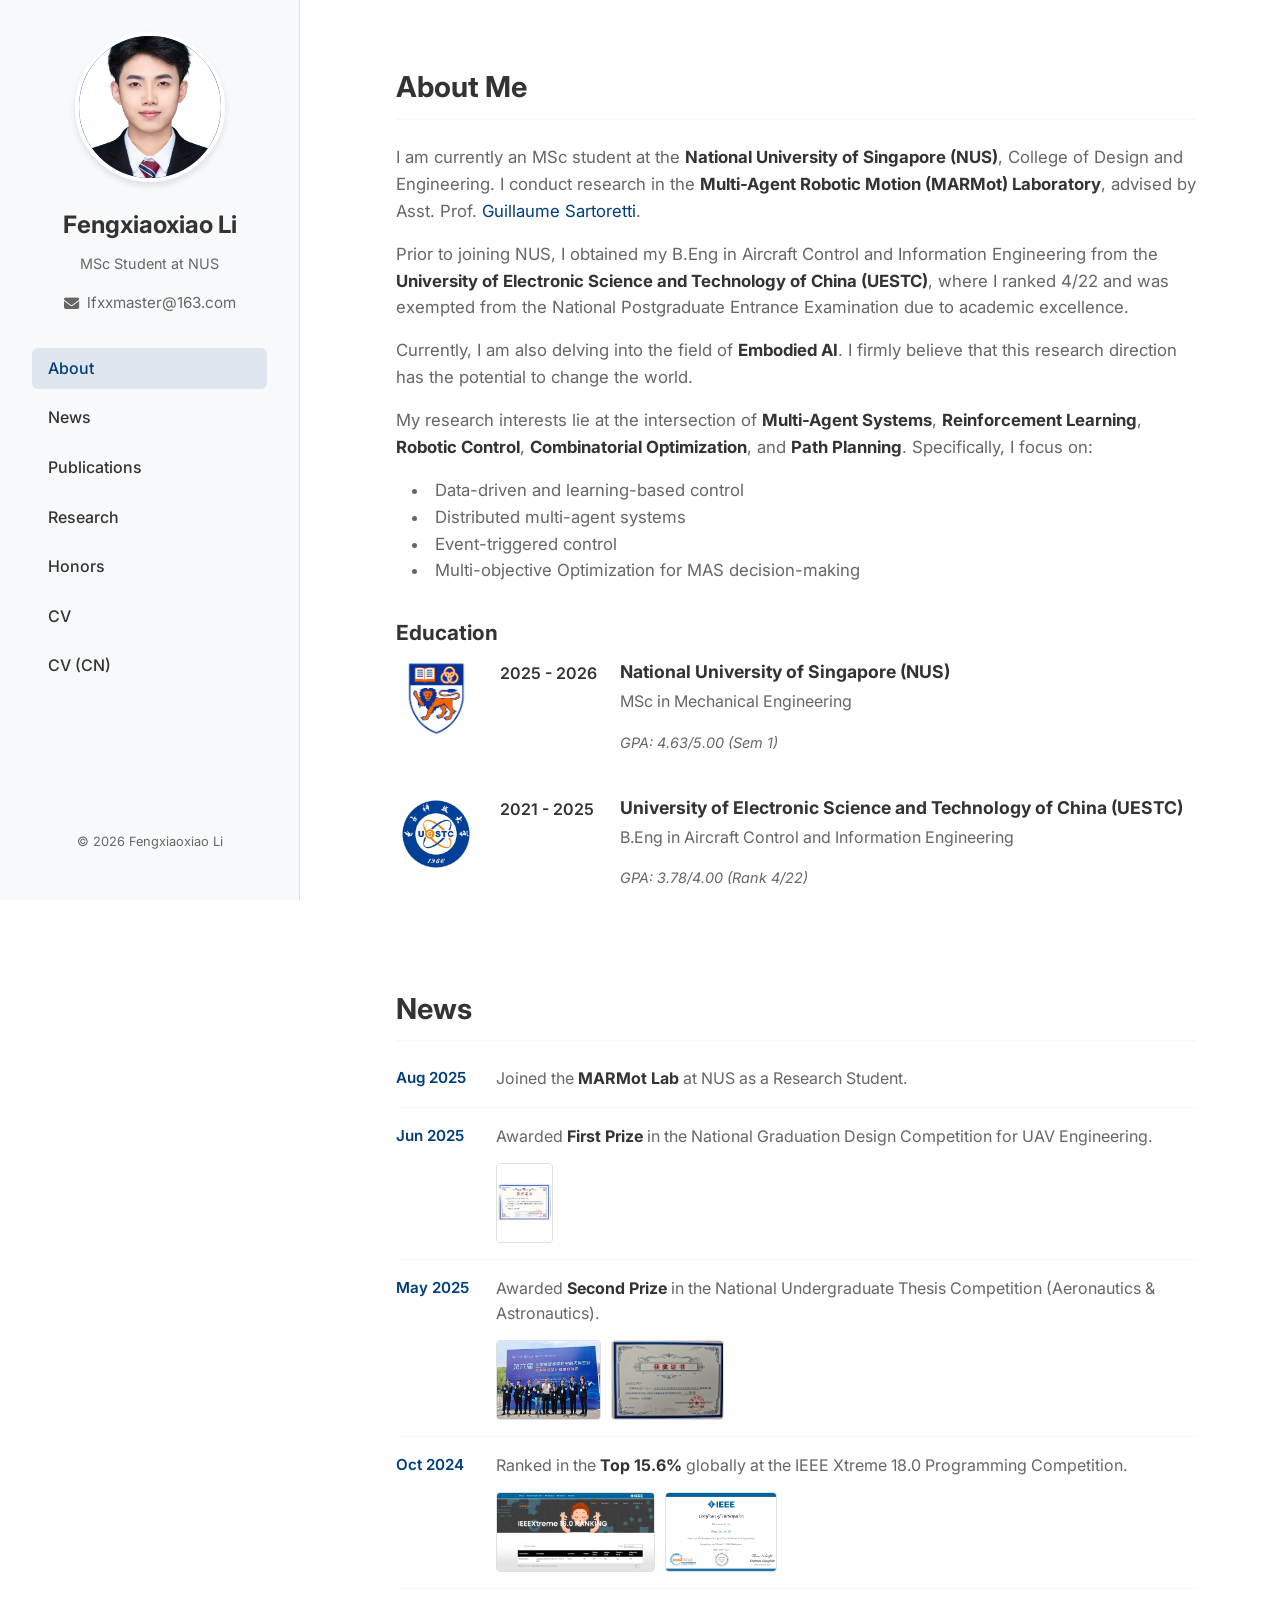
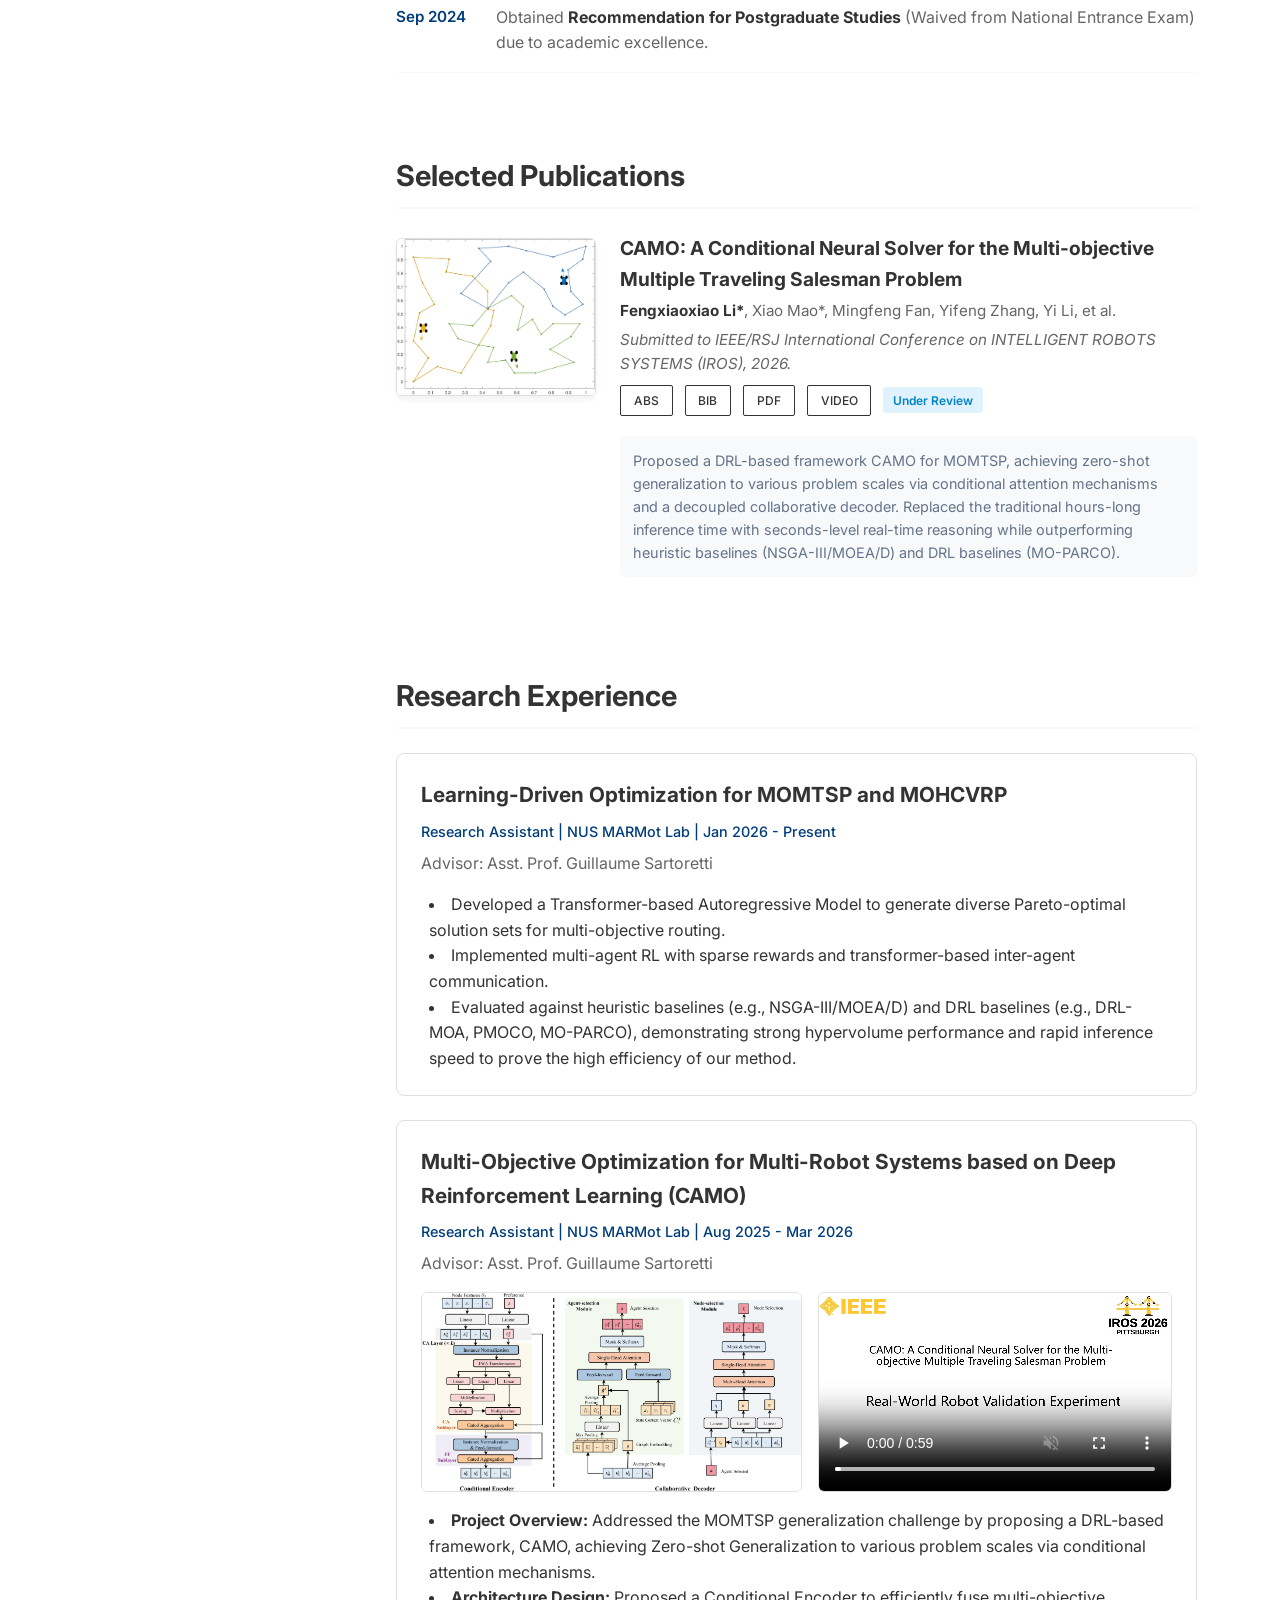
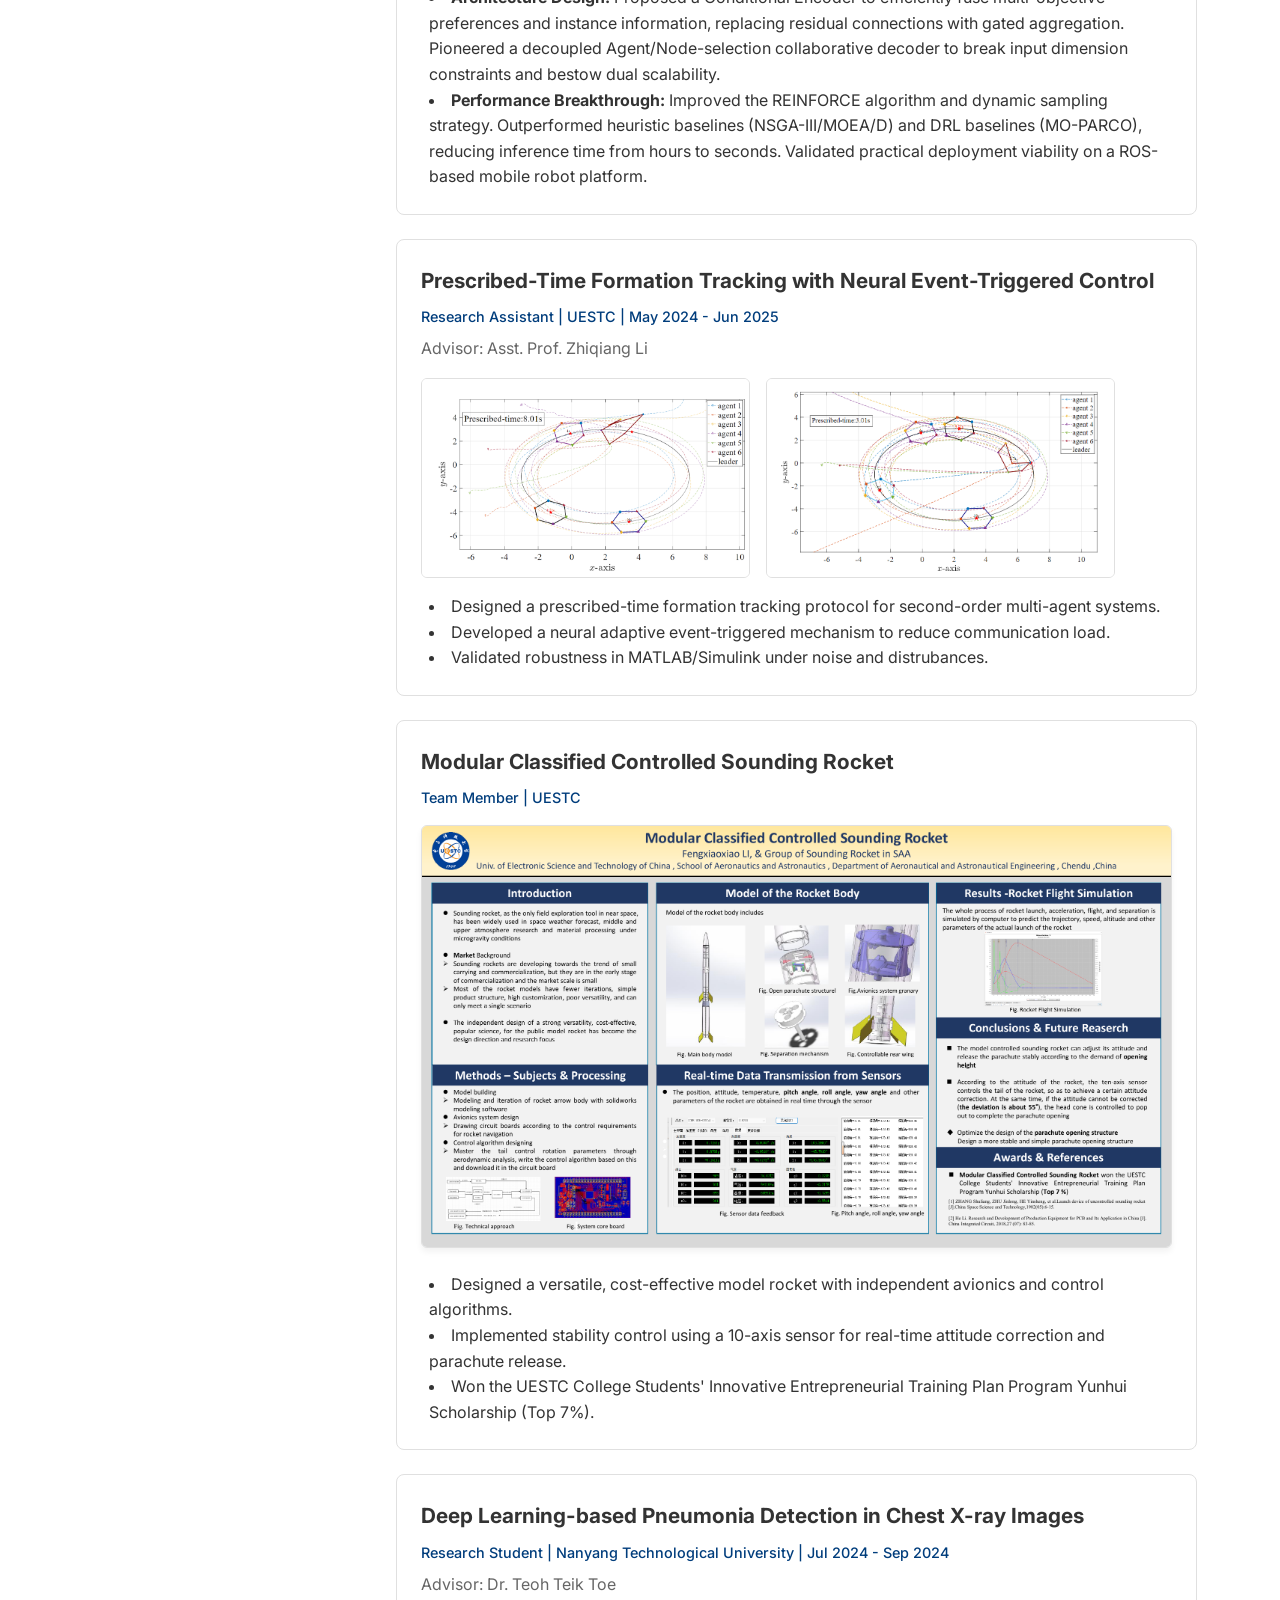
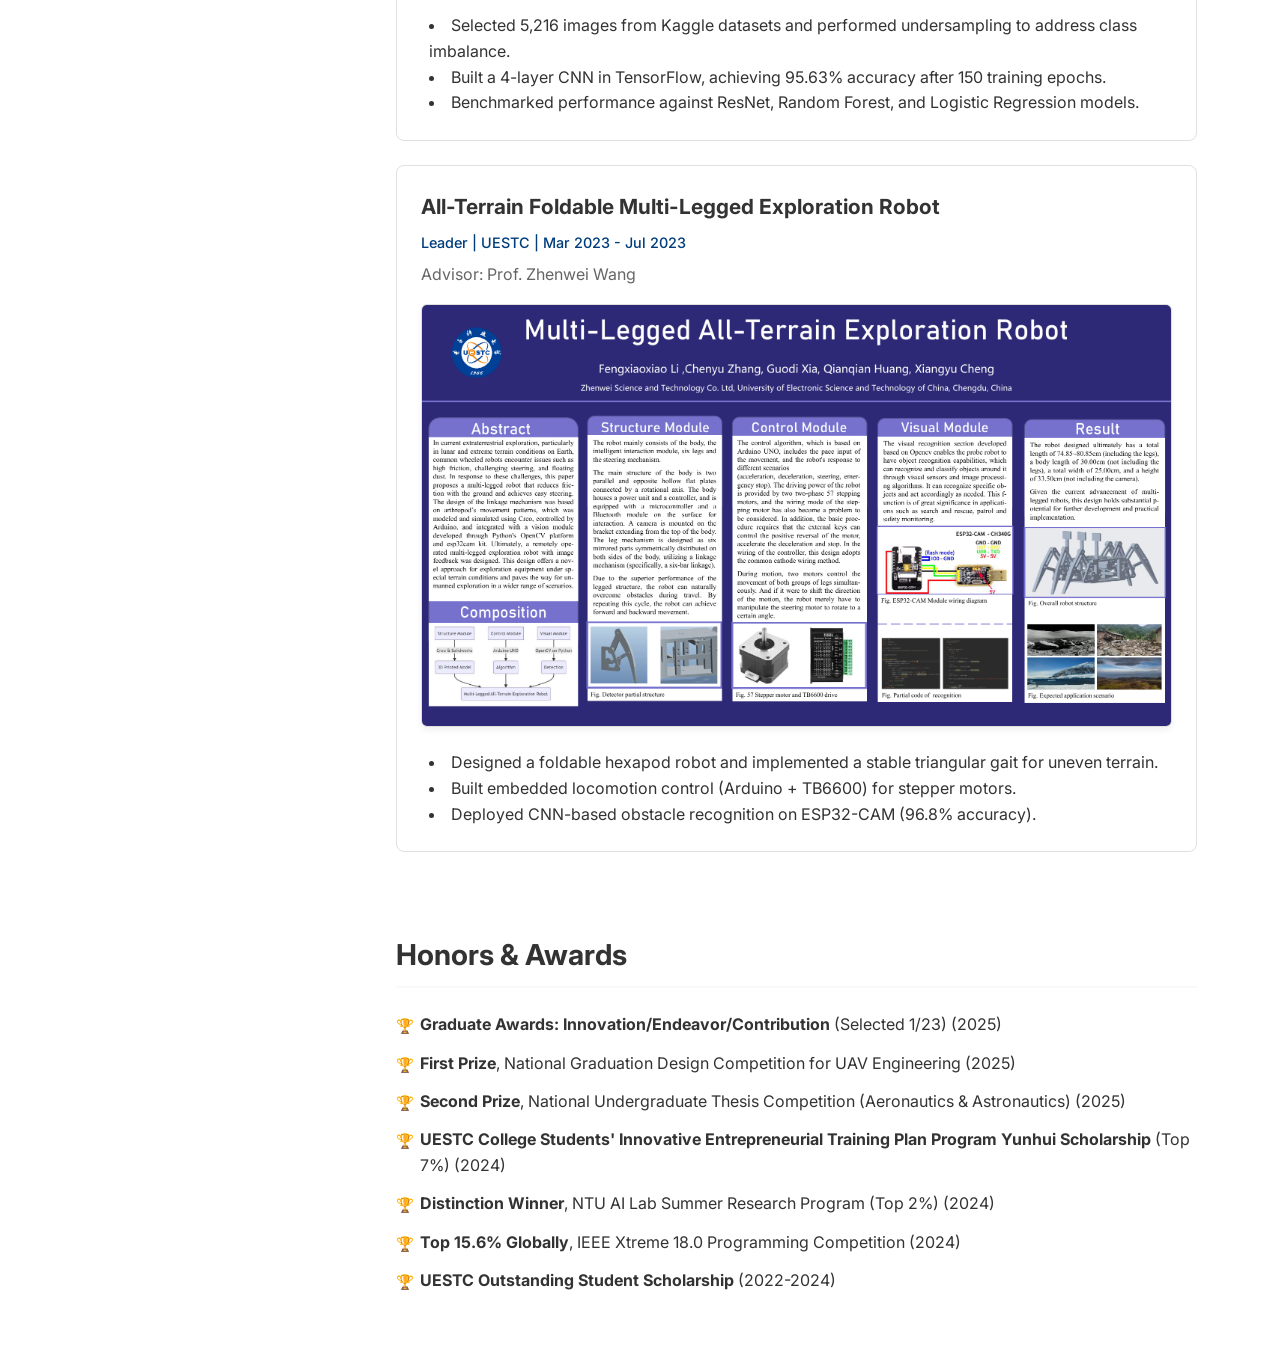
<file: index.html>
<!DOCTYPE html>
<html lang="en">

<head>
    <meta charset="UTF-8">
    <meta name="viewport" content="width=device-width, initial-scale=1.0">
    <title>Fengxiaoxiao Li</title>
    <meta name="description"
        content="Academic personal website of Fengxiaoxiao Li, MSc student at NUS, focusing on Multi-Agent Robotics and Learning-based Control.">

    <!-- Fonts -->
    <link rel="preconnect" href="https://fonts.googleapis.com">
    <link rel="preconnect" href="https://fonts.gstatic.com" crossorigin>
    <link
        href="https://fonts.googleapis.com/css2?family=Inter:wght@300;400;500;600;700&family=Playfair+Display:wght@400;700&display=swap"
        rel="stylesheet">

    <!-- Icons -->
    <link rel="stylesheet" href="https://cdnjs.cloudflare.com/ajax/libs/font-awesome/6.4.0/css/all.min.css">

    <link rel="stylesheet" href="css/style.css?v=2">
</head>

<body>
    <div class="layout-container">
        <!-- Sidebar Navigation -->
        <aside class="sidebar">
            <div class="profile-section">
                <div class="profile-image-container">
                    <!-- Placeholder for profile image, user can replace later -->
                    <img src="assets/profile.jpg?v=1" alt="Fengxiaoxiao Li" class="profile-image">
                </div>
                <h1 class="name">Fengxiaoxiao Li</h1>
                <p class="role">MSc Student at NUS</p>
                <div class="contact-info">
                    <a href="mailto:lfxxmaster@163.com" class="email-link">
                        <i class="fas fa-envelope"></i> lfxxmaster@163.com
                    </a>
                </div>
            </div>

            <nav class="main-nav">
                <ul>
                    <li><a href="#about" class="active">About</a></li>
                    <li><a href="#news">News</a></li>
                    <li><a href="#publications">Publications</a></li>
                    <li><a href="#research">Research</a></li>
                    <li><a href="#honors">Honors</a></li>
                    <li><a href="assets/Fengxiaoxiao_Li_CV.pdf" target="_blank">CV</a></li>
                    <li><a href="assets/Fengxiaoxiao_Li_CV_CN.pdf" target="_blank">CV (CN)</a></li>
                </ul>
            </nav>

            <footer class="sidebar-footer">
                <p>&copy; 2026 Fengxiaoxiao Li</p>
            </footer>
        </aside>

        <!-- Main Content -->
        <main class="main-content">
            <!-- Mobile Header -->
            <header class="mobile-header">
                <div class="mobile-logo">Fengxiaoxiao Li</div>
                <button class="menu-toggle" aria-label="Toggle navigation">
                    <i class="fas fa-bars"></i>
                </button>
            </header>

            <section id="about" class="content-section">
                <h2>About Me</h2>
                <div class="bio-text">
                    <p>
                        I am currently an MSc student at the <strong>National University of Singapore (NUS)</strong>,
                        College of Design and Engineering. I conduct research in the
                        <strong>Multi-Agent Robotic Motion (MARMot) Laboratory</strong>,
                        advised by Asst. Prof. <a href="https://cde.nus.edu.sg/me/staff/sartoretti-guillaume-a/"
                            target="_blank">Guillaume Sartoretti</a>.
                    </p>
                    <p>
                        Prior to joining NUS, I obtained my B.Eng in Aircraft Control and Information Engineering from
                        the
                        <strong>University of Electronic Science and Technology of China (UESTC)</strong>,
                        where I ranked 4/22 and was exempted from the National Postgraduate Entrance Examination due to
                        academic excellence.
                    </p>
                    <p>
                        Currently, I am also delving into the field of <strong>Embodied AI</strong>. I firmly believe that this research direction has the potential to change the world.
                    </p>
                    <p>
                        My research interests lie at the intersection of <strong>Multi-Agent Systems</strong>,
                        <strong>Reinforcement Learning</strong>, <strong>Robotic Control</strong>,
                        <strong>Combinatorial Optimization</strong>, and <strong>Path Planning</strong>.
                        Specifically, I focus on:
                    </p>
                    <ul class="interests-list">
                        <li>Data-driven and learning-based control</li>
                        <li>Distributed multi-agent systems</li>
                        <li>Event-triggered control</li>
                        <li>Multi-objective Optimization for MAS decision-making</li>
                    </ul>
                </div>

                <div class="education-timeline">
                    <h3>Education</h3>
                    <div class="edu-item">
                        <div class="edu-logo">
                            <img src="assets/logo_nus.jpg" alt="NUS Logo">
                        </div>
                        <div class="edu-date">2025 - 2026</div>
                        <div class="edu-details">
                            <h4>National University of Singapore (NUS)</h4>
                            <p>MSc in Mechanical Engineering</p>
                            <p class="gpa">GPA: 4.63/5.00 (Sem 1)</p>
                        </div>
                    </div>
                    <div class="edu-item">
                        <div class="edu-logo">
                            <img src="assets/logo_uestc.webp" alt="UESTC Logo">
                        </div>
                        <div class="edu-date">2021 - 2025</div>
                        <div class="edu-details">
                            <h4>University of Electronic Science and Technology of China (UESTC)</h4>
                            <p>B.Eng in Aircraft Control and Information Engineering</p>
                            <p class="gpa">GPA: 3.78/4.00 (Rank 4/22)</p>
                        </div>
                    </div>
                </div>
            </section>

            <section id="news" class="content-section">
                <h2>News</h2>
                <ul class="news-list">
                    <li>
                        <span class="date">Aug 2025</span>
                        <span class="content">Joined the <strong>MARMot Lab</strong> at NUS as a Research
                            Student.</span>
                    </li>
                    <li>
                        <span class="date">Jun 2025</span>
                        <div class="news-content-wrapper">
                            <span class="content">Awarded <strong>First Prize</strong> in the National Graduation Design
                                Competition for UAV Engineering.</span>
                            <div class="news-images">
                                <img src="assets/uav_award.png" alt="UAV Competition Award"
                                    onclick="window.open(this.src)">
                            </div>
                        </div>
                    </li>
                    <li>
                        <span class="date">May 2025</span>
                        <div class="news-content-wrapper">
                            <span class="content">Awarded <strong>Second Prize</strong> in the National Undergraduate
                                Thesis
                                Competition (Aeronautics & Astronautics).</span>
                            <div class="news-images">
                                <img src="assets/thesis_award_group.png" alt="Thesis Award Group Photo"
                                    onclick="window.open(this.src)">
                                <img src="assets/thesis_award_cert.jpg" alt="Thesis Award Certificate"
                                    onclick="window.open(this.src)">
                            </div>
                        </div>
                    </li>
                    <li>
                        <span class="date">Oct 2024</span>
                        <div class="news-content-wrapper">
                            <span class="content">Ranked in the <strong>Top 15.6%</strong> globally at the IEEE Xtreme
                                18.0
                                Programming Competition.</span>
                            <div class="news-images">
                                <img src="assets/ieee_ranking.png" alt="IEEE Ranking" onclick="window.open(this.src)">
                                <img src="assets/ieee_cert.png" alt="IEEE Certificate" onclick="window.open(this.src)">
                            </div>
                        </div>
                    </li>
                    <li>
                        <span class="date">Sep 2024</span>
                        <span class="content">Obtained <strong>Recommendation for Postgraduate Studies</strong> (Waived
                            from National Entrance Exam) due to academic excellence.</span>
                    </li>
                </ul>
            </section>

            <section id="publications" class="content-section">
                <h2>Selected Publications</h2>
                <div class="publication-item">
                    <div class="pub-image">
                        <img src="assets/images/simu2_cover.png" alt="CAMO Paper Cover">
                    </div>
                    <div class="pub-content">
                        <h3 class="pub-title">CAMO: A Conditional Neural Solver for the Multi-objective Multiple Traveling Salesman Problem</h3>
                        <p class="pub-authors"><strong>Fengxiaoxiao Li*</strong>, Xiao Mao*, Mingfeng Fan, Yifeng Zhang, Yi Li, et al.
                        </p>
                        <p class="pub-venue"> Submitted to IEEE/RSJ International Conference on INTELLIGENT ROBOTS SYSTEMS (IROS), 2026.</p>
                        <div class="pub-links">
                            <!-- Placeholders for links -->
                            <a href="https://arxiv.org/abs/2603.19074" class="pub-btn" target="_blank">ABS</a>
                            <a href="javascript:void(0)" class="pub-btn" onclick="toggleBib('bib-camo')">BIB</a>
                            <a href="https://arxiv.org/pdf/2603.19074" class="pub-btn" target="_blank">PDF</a>
                            <a href="assets/Robot_Validation_IROS_Video.mp4" class="pub-btn" target="_blank">VIDEO</a>
                            <span class="tag pending">Under Review</span>
                        </div>
                        <div id="bib-camo" class="bibtex-block" style="display: none;">
<pre><code><span class="bib-type">@misc</span>{<span class="bib-id">li2026camo</span>,
      <span class="bib-key">title</span> = <span class="bib-val">{CAMO: A Conditional Neural Solver for the Multi-objective Multiple Traveling Salesman Problem}</span>,
      <span class="bib-key">author</span> = <span class="bib-val">{Fengxiaoxiao Li and Xiao Mao and Mingfeng Fan and Yifeng Zhang and Yi Li}</span>,
      <span class="bib-key">year</span> = <span class="bib-val">{2026}</span>,
      <span class="bib-key">eprint</span> = <span class="bib-val">{2603.19074}</span>,
      <span class="bib-key">archivePrefix</span> = <span class="bib-val">{arXiv}</span>,
      <span class="bib-key">primaryClass</span> = <span class="bib-val">{cs.RO}</span>
}</code></pre>
                        </div>
                        <p class="pub-abstract">
                            Proposed a DRL-based framework CAMO for MOMTSP, achieving zero-shot generalization to various problem scales via conditional attention mechanisms and a decoupled collaborative decoder. Replaced the traditional hours-long inference time with seconds-level real-time reasoning while outperforming heuristic baselines (NSGA-III/MOEA/D) and DRL baselines (MO-PARCO).
                        </p>
                    </div>
                </div>
            </section>

            <section id="research" class="content-section">
                <h2>Research Experience</h2>

                <div class="project-card">
                    <h3>Learning-Driven Optimization for MOMTSP and MOHCVRP</h3>
                    <p class="project-role">Research Assistant | NUS MARMot Lab | Jan 2026 - Present</p>
                    <p>Advisor: Asst. Prof. Guillaume Sartoretti</p>
                    <ul>
                        <li>Developed a Transformer-based Autoregressive Model to generate diverse Pareto-optimal solution
                            sets for multi-objective routing.</li>
                        <li>Implemented multi-agent RL with sparse rewards and transformer-based inter-agent
                            communication.</li>
                        <li>Evaluated against heuristic baselines (e.g., NSGA-III/MOEA/D) and DRL baselines (e.g., DRL-MOA, PMOCO, MO-PARCO), demonstrating strong hypervolume performance and rapid inference speed to prove the high efficiency of our method.</li>
                    </ul>
                </div>

                <div class="project-card">
                    <h3>Multi-Objective Optimization for Multi-Robot Systems based on Deep Reinforcement Learning (CAMO)</h3>
                    <p class="project-role">Research Assistant | NUS MARMot Lab | Aug 2025 - Mar 2026</p>
                    <p>Advisor: Asst. Prof. Guillaume Sartoretti</p>
                    <div class="project-images">
                        <img src="assets/images/project_camo.png" alt="CAMO Project IROS Paper Figure" class="project-img" onclick="window.open(this.src)">
                        <video src="assets/Robot_Validation_IROS_Video.mp4" class="project-img" controls autoplay loop muted></video>
                    </div>
                    <ul>
                        <li><strong>Project Overview:</strong> Addressed the MOMTSP generalization challenge by proposing a DRL-based framework, CAMO, achieving Zero-shot Generalization to various problem scales via conditional attention mechanisms.</li>
                        <li><strong>Architecture Design:</strong> Proposed a Conditional Encoder to efficiently fuse multi-objective preferences and instance information, replacing residual connections with gated aggregation. Pioneered a decoupled Agent/Node-selection collaborative decoder to break input dimension constraints and bestow dual scalability.</li>
                        <li><strong>Performance Breakthrough:</strong> Improved the REINFORCE algorithm and dynamic sampling strategy. Outperformed heuristic baselines (NSGA-III/MOEA/D) and DRL baselines (MO-PARCO), reducing inference time from hours to seconds. Validated practical deployment viability on a ROS-based mobile robot platform.</li>
                    </ul>
                </div>

                <div class="project-card">
                    <h3>Prescribed-Time Formation Tracking with Neural Event-Triggered Control</h3>
                    <p class="project-role">Research Assistant | UESTC | May 2024 - Jun 2025</p>
                    <p>Advisor: Asst. Prof. Zhiqiang Li</p>
                    <div class="project-images">
                        <img src="assets/project_formation_1.png" alt="Formation Tracking Diagram 1"
                            class="project-img">
                        <img src="assets/project_formation_2.png" alt="Formation Tracking Diagram 2"
                            class="project-img">
                    </div>
                    <ul>
                        <li>Designed a prescribed-time formation tracking protocol for second-order multi-agent systems.
                        </li>
                        <li>Developed a neural adaptive event-triggered mechanism to reduce communication load.</li>
                        <li>Validated robustness in MATLAB/Simulink under noise and distrubances.</li>
                    </ul>
                </div>

                <div class="project-card">
                    <h3>Modular Classified Controlled Sounding Rocket</h3>
                    <p class="project-role">Team Member | UESTC</p>
                    <div class="project-poster-container">
                        <img src="assets/rocket_poster_full.png" alt="Rocket Project Poster" class="project-poster"
                            onclick="window.open(this.src)">
                    </div>
                    <ul>
                        <li>Designed a versatile, cost-effective model rocket with independent avionics and control
                            algorithms.</li>
                        <li>Implemented stability control using a 10-axis sensor for real-time attitude correction and
                            parachute release.</li>
                        <li>Won the UESTC College Students' Innovative Entrepreneurial Training Plan Program Yunhui
                            Scholarship (Top 7%).</li>
                    </ul>
                </div>

                <div class="project-card">
                    <h3>Deep Learning-based Pneumonia Detection in Chest X-ray Images</h3>
                    <p class="project-role">Research Student | Nanyang Technological University | Jul 2024 - Sep 2024
                    </p>
                    <p>Advisor: Dr. Teoh Teik Toe</p>
                    <ul>
                        <li>Selected 5,216 images from Kaggle datasets and performed undersampling to address class
                            imbalance.</li>
                        <li>Built a 4-layer CNN in TensorFlow, achieving 95.63% accuracy after 150 training epochs.</li>
                        <li>Benchmarked performance against ResNet, Random Forest, and Logistic Regression models.</li>
                    </ul>
                </div>

                <div class="project-card">
                    <h3>All-Terrain Foldable Multi-Legged Exploration Robot</h3>
                    <p class="project-role">Leader | UESTC | Mar 2023 - Jul 2023</p>
                    <p>Advisor: Prof. Zhenwei Wang</p>
                    <div class="project-poster-container">
                        <img src="assets/hexapod_poster_full.png" alt="Hexapod Project Poster" class="project-poster"
                            onclick="window.open(this.src)">
                    </div>
                    <ul>
                        <li>Designed a foldable hexapod robot and implemented a stable triangular gait for uneven
                            terrain.</li>
                        <li>Built embedded locomotion control (Arduino + TB6600) for stepper motors.</li>
                        <li>Deployed CNN-based obstacle recognition on ESP32-CAM (96.8% accuracy).</li>
                    </ul>
                </div>
            </section>

            <section id="honors" class="content-section">
                <h2>Honors & Awards</h2>
                <ul class="honors-list">
                    <li><strong>Graduate Awards: Innovation/Endeavor/Contribution</strong> (Selected 1/23) (2025)</li>
                    <li><strong>First Prize</strong>, National Graduation Design Competition for UAV Engineering (2025)
                    </li>
                    <li><strong>Second Prize</strong>, National Undergraduate Thesis Competition (Aeronautics &
                        Astronautics) (2025)</li>
                    <li><strong>UESTC College Students' Innovative Entrepreneurial Training Plan Program Yunhui Scholarship</strong> (Top 7%) (2024)</li>
                    <li><strong>Distinction Winner</strong>, NTU AI Lab Summer Research Program (Top 2%) (2024)</li>
                    <li><strong>Top 15.6% Globally</strong>, IEEE Xtreme 18.0 Programming Competition (2024)</li>
                    <li><strong>UESTC Outstanding Student Scholarship</strong> (2022-2024)</li>
                </ul>
            </section>
        </main>
    </div>

    <script src="js/main.js?v=2"></script>
    <script>
        function toggleBib(id) {
            const bibBlock = document.getElementById(id);
            if (bibBlock) {
                if (bibBlock.style.display === 'none' || bibBlock.style.display === '') {
                    bibBlock.style.display = 'block';
                } else {
                    bibBlock.style.display = 'none';
                }
            }
        }
    </script>
</body>

</html>
</file>
<file: css/style.css>
/* CSS Variables */
:root {
    --primary-color: #003D7C;
    /* Academic Blue */
    --text-color: #333333;
    --text-light: #666666;
    --bg-color: #ffffff;
    --bg-alt: #f8f9fa;
    --border-color: #e0e0e0;
    --sidebar-width: 300px;
    --font-main: 'Inter', sans-serif;
    --font-heading: 'Inter', sans-serif;
    /* Can switch to Playfair for more serif look if needed */
    --transition: all 0.3s ease;
}

/* Global Reset */
* {
    margin: 0;
    padding: 0;
    box-sizing: border-box;
}

html {
    scroll-behavior: smooth;
}

body {
    font-family: var(--font-main);
    color: var(--text-color);
    line-height: 1.6;
    background-color: var(--bg-color);
}

a {
    text-decoration: none;
    color: var(--primary-color);
    transition: var(--transition);
}

a:hover {
    text-decoration: underline;
    opacity: 0.8;
}

ul {
    list-style: none;
}

/* Layout */
.layout-container {
    display: flex;
    min-height: 100vh;
}

/* Sidebar */
.sidebar {
    width: var(--sidebar-width);
    height: 100vh;
    position: fixed;
    top: 0;
    left: 0;
    background-color: var(--bg-alt);
    border-right: 1px solid var(--border-color);
    padding: 2rem;
    display: flex;
    flex-direction: column;
    z-index: 1000;
}

.profile-section {
    margin-bottom: 2rem;
    text-align: center;
}

.profile-image-container {
    width: 150px;
    height: 150px;
    margin: 0 auto 1.5rem;
    border-radius: 50%;
    overflow: hidden;
    background-color: var(--primary-color);
    display: flex;
    align-items: center;
    justify-content: center;
    color: white;
    font-size: 2.5rem;
    font-weight: 700;
    border: 4px solid white;
    box-shadow: 0 4px 6px rgba(0, 0, 0, 0.1);
}

.profile-image {
    width: 100%;
    height: 100%;
    object-fit: cover;
}

.profile-placeholder {
    width: 100%;
    height: 100%;
    display: flex;
    align-items: center;
    justify-content: center;
}

.name {
    font-size: 1.5rem;
    font-weight: 700;
    margin-bottom: 0.5rem;
    color: var(--text-color);
}

.role {
    font-size: 0.9rem;
    color: var(--text-light);
    margin-bottom: 1rem;
}

.social-links {
    display: flex;
    justify-content: center;
    gap: 1rem;
}

.social-links a {
    color: var(--text-light);
    font-size: 1.2rem;
}

.social-links a:hover {
    color: var(--primary-color);
}

.main-nav {
    flex: 1;
}

.main-nav ul li {
    margin-bottom: 0.5rem;
}

.main-nav a {
    display: block;
    padding: 0.5rem 1rem;
    border-radius: 6px;
    color: var(--text-color);
    font-weight: 500;
}

.main-nav a:hover,
.main-nav a.active {
    background-color: rgba(0, 61, 124, 0.1);
    /* transparent primary */
    color: var(--primary-color);
    text-decoration: none;
}

.sidebar-footer {
    font-size: 0.8rem;
    color: var(--text-light);
    text-align: center;
    margin-top: auto;
}

/* Main Content */
.main-content {
    margin-left: var(--sidebar-width);
    padding: 4rem 6rem;
    flex: 1;
    max-width: 1000px;
}

.content-section {
    margin-bottom: 5rem;
}

.content-section:last-child {
    margin-bottom: 0;
}

h2 {
    font-size: 1.8rem;
    margin-bottom: 1.5rem;
    padding-bottom: 0.5rem;
    border-bottom: 2px solid var(--bg-alt);
    color: var(--text-color);
}

h3 {
    font-size: 1.3rem;
    margin-bottom: 0.5rem;
    color: var(--text-color);
}

p {
    margin-bottom: 1rem;
    color: var(--text-light);
}

strong {
    color: var(--text-color);
}

/* About Section */
.bio-text {
    font-size: 1.05rem;
    margin-bottom: 2rem;
}

.interests-list {
    list-style: disc inside;
    margin-left: 1rem;
    margin-top: 1rem;
    color: var(--text-light);
}

.interest-list li {
    margin-bottom: 0.5rem;
}

.education-timeline {
    margin-top: 2rem;
}

.edu-item {
    display: flex;
    margin-bottom: 1.5rem;
}

.edu-date {
    min-width: 120px;
    font-weight: 600;
    color: var(--text-color);
    padding-top: 0.2rem;
}

.edu-details h4 {
    font-size: 1.1rem;
    margin-bottom: 0.2rem;
}

.gpa {
    font-size: 0.9rem;
    font-style: italic;
}

/* News Section */
.news-list li {
    display: flex;
    margin-bottom: 1rem;
    border-bottom: 1px solid var(--bg-alt);
    padding-bottom: 1rem;
}

.news-list .date {
    min-width: 100px;
    font-weight: 600;
    color: var(--primary-color);
    font-size: 0.95rem;
}

.news-list .content {
    color: var(--text-light);
}

/* Publications Section */
.publication-item {
    display: flex;
    margin-bottom: 2rem;
}

.pub-year {
    min-width: 60px;
    font-size: 1.5rem;
    font-weight: 700;
    color: var(--bg-alt);
    /* Subtle year in background style if wanted, but stuck to clean for now */
    color: #cbd5e1;
    margin-right: 1.5rem;
    text-align: center;
    line-height: 1;
}

.pub-image {
    min-width: 200px;
    max-width: 200px;
    margin-right: 1.5rem;
    flex-shrink: 0;
    margin-top: 0.3rem;
}

.pub-image img {
    width: 100%;
    height: auto;
    border-radius: 6px;
    border: 1px solid var(--border-color);
    box-shadow: 0 4px 6px rgba(0, 0, 0, 0.05);
    transition: transform 0.2s ease;
}

.pub-image img:hover {
    transform: scale(1.02);
}

.pub-content {
    flex: 1;
}

.pub-title {
    font-size: 1.2rem;
    margin-bottom: 0.3rem;
    color: var(--text-color);
}

.pub-authors {
    margin-bottom: 0.3rem;
    font-size: 0.95rem;
}

.pub-venue {
    font-style: italic;
    margin-bottom: 0.5rem;
    font-size: 0.95rem;
}

.tag {
    display: inline-block;
    padding: 0.2rem 0.6rem;
    border-radius: 4px;
    font-size: 0.75rem;
    font-weight: 600;
    margin-right: 0.5rem;
}

.tag.pending {
    background-color: #e0f2fe;
    color: #0284c7;
}

.pub-btn {
    display: inline-block;
    padding: 0.3rem 0.8rem;
    border: 1px solid var(--text-color);
    border-radius: 2px;
    font-size: 0.75rem;
    font-weight: 500;
    margin-right: 0.5rem;
    margin-bottom: 0.5rem;
    color: var(--text-color);
    text-decoration: none;
    text-transform: uppercase;
    transition: var(--transition);
}

.pub-btn:hover {
    background-color: var(--text-color);
    color: white;
    text-decoration: none;
}

.bibtex-block {
    margin-top: 1rem;
    background-color: #fdf6f9;
    padding: 1rem;
    border-radius: 6px;
    overflow-x: auto;
    font-family: Consolas, Monaco, 'Andale Mono', 'Ubuntu Mono', monospace;
    font-size: 0.85rem;
    line-height: 1.5;
}

.bibtex-block pre {
    margin: 0;
}

.bibtex-block .bib-type {
    color: #3b5998;
    font-weight: bold;
}

.bibtex-block .bib-id {
    color: #a00;
    font-weight: bold;
}

.bibtex-block .bib-key {
    color: #008080;
}

.bibtex-block .bib-val {
    color: #d14;
}

.pub-abstract {
    margin-top: 0.8rem;
    font-size: 0.9rem;
    color: #64748b;
    background: var(--bg-alt);
    padding: 0.8rem;
    border-radius: 6px;
}

/* Research/Projects */
.project-card {
    background-color: white;
    border: 1px solid var(--border-color);
    border-radius: 8px;
    padding: 1.5rem;
    margin-bottom: 1.5rem;
    transition: var(--transition);
}

.project-card:hover {
    border-color: var(--primary-color);
    box-shadow: 0 4px 12px rgba(0, 0, 0, 0.05);
    transform: translateY(-2px);
}

.project-role {
    font-size: 0.9rem;
    color: var(--primary-color);
    font-weight: 500;
    margin-bottom: 0.5rem;
}

.project-card ul {
    list-style: disc inside;
    margin-left: 0.5rem;
    margin-top: 1rem;
}

/* Honors */
.honors-list li {
    margin-bottom: 0.8rem;
    padding-left: 1.5rem;
    position: relative;
}

.honors-list li::before {
    content: "🏆";
    position: absolute;
    left: 0;
    top: 2px;
    font-size: 0.9rem;
}

/* Mobile styles */
.mobile-header {
    display: none;
    background-color: white;
    padding: 1rem;
    position: sticky;
    top: 0;
    z-index: 100;
    border-bottom: 1px solid var(--border-color);
    justify-content: space-between;
    align-items: center;
}

.mobile-logo {
    font-weight: 700;
    font-size: 1.2rem;
}

.menu-toggle {
    background: none;
    border: none;
    font-size: 1.5rem;
    cursor: pointer;
    color: var(--text-color);
}

/* Responsive */
@media (max-width: 900px) {
    .main-content {
        margin-left: 0;
        padding: 2rem;
    }

    .sidebar {
        transform: translateX(-100%);
        transition: transform 0.3s ease;
        width: 280px;
        box-shadow: 2px 0 10px rgba(0, 0, 0, 0.1);
    }

    .sidebar.active {
        transform: translateX(0);
    }

    .mobile-header {
        display: flex;
    }
}

@media (max-width: 600px) {
    .main-content {
        padding: 1.5rem;
    }

    .news-list li {
        flex-direction: column;
    }

    .news-list .date {
        margin-bottom: 0.2rem;
    }

    .edu-item {
        flex-direction: column;
    }

    .edu-date {
        margin-bottom: 0.2rem;
        font-size: 0.9rem;
    }

    .publication-item {
        flex-direction: column;
    }

    .pub-year {
        text-align: left;
        margin-bottom: 0.5rem;
    }

    .pub-image {
        max-width: 100%;
        margin-bottom: 1rem;
        margin-right: 0;
    }
}

/* Project Images */
.project-images {
    display: flex;
    gap: 1rem;
    margin: 1rem 0;
    overflow-x: auto;
}

.project-img {
    max-height: 200px;
    border-radius: 6px;
    border: 1px solid var(--border-color);
    transition: all 0.3s ease;
}

.project-img:hover {
    transform: scale(1.02);
    box-shadow: 0 4px 8px rgba(0, 0, 0, 0.1);
}


/* Project Posters */
.project-poster-container {
    margin: 1rem 0;
    text-align: center;
}

.project-poster {
    width: 100%;
    max-height: 500px;
    object-fit: contain;
    border-radius: 6px;
    border: 1px solid var(--border-color);
    box-shadow: 0 4px 6px rgba(0, 0, 0, 0.05);
    background-color: #f8f9fa;
    cursor: pointer;
    transition: transform 0.3s ease;
}

.project-poster:hover {
    transform: scale(1.01);
}


/* Contact Info */
.contact-info {
    margin-top: 0.5rem;
    display: flex;
    justify-content: center;
}

.email-link {
    color: var(--text-light);
    font-size: 0.95rem;
    display: flex;
    align-items: center;
    gap: 0.5rem;
}

.email-link:hover {
    color: var(--primary-color);
}


/* Education Logos */
.edu-logo {
    width: 80px;
    height: 80px;
    margin-right: 1.5rem;
    flex-shrink: 0;
    display: flex;
    align-items: center;
    justify-content: center;
}

.edu-logo img {
    max-width: 100%;
    max-height: 100%;
    object-fit: contain;
}

/* News Images */
.news-content-wrapper {
    display: flex;
    flex-direction: column;
    gap: 0.5rem;
}

.news-images {
    display: flex;
    gap: 10px;
    margin-top: 5px;
}

.news-images img {
    height: 80px;
    /* Small thumbnail height */
    border-radius: 4px;
    border: 1px solid var(--border-color);
    cursor: pointer;
    transition: transform 0.2s;
}

.news-images img:hover {
    transform: scale(1.05);
}

/* Language Switch */
.lang-switch {
    margin-top: 1rem;
    display: flex;
    justify-content: center;
}

.btn-lang {
    background: transparent;
    border: 1px solid var(--border-color);
    padding: 0.3rem 0.8rem;
    border-radius: 4px;
    cursor: pointer;
    font-size: 0.9rem;
    color: var(--text-color);
    transition: var(--transition);
}

.btn-lang:hover {
    background-color: var(--primary-color);
    color: white;
    border-color: var(--primary-color);
}

/* Project Image Scroll */
.project-images-scroll {
    display: flex;
    gap: 1rem;
    overflow-x: auto;
    padding-bottom: 0.5rem;
    margin-bottom: 1rem;
    scrollbar-width: thin;
    scrollbar-color: var(--border-color) transparent;
}

.project-images-scroll::-webkit-scrollbar {
    height: 6px;
}

.project-images-scroll::-webkit-scrollbar-thumb {
    background-color: var(--border-color);
    border-radius: 3px;
}

.project-images-scroll img {
    height: 180px;
    object-fit: cover;
    border-radius: 6px;
    cursor: pointer;
    transition: transform 0.2s;
    flex-shrink: 0;
    border: 1px solid var(--border-color);
}

.project-images-scroll img:hover {
    transform: scale(1.02);
}
</file>
